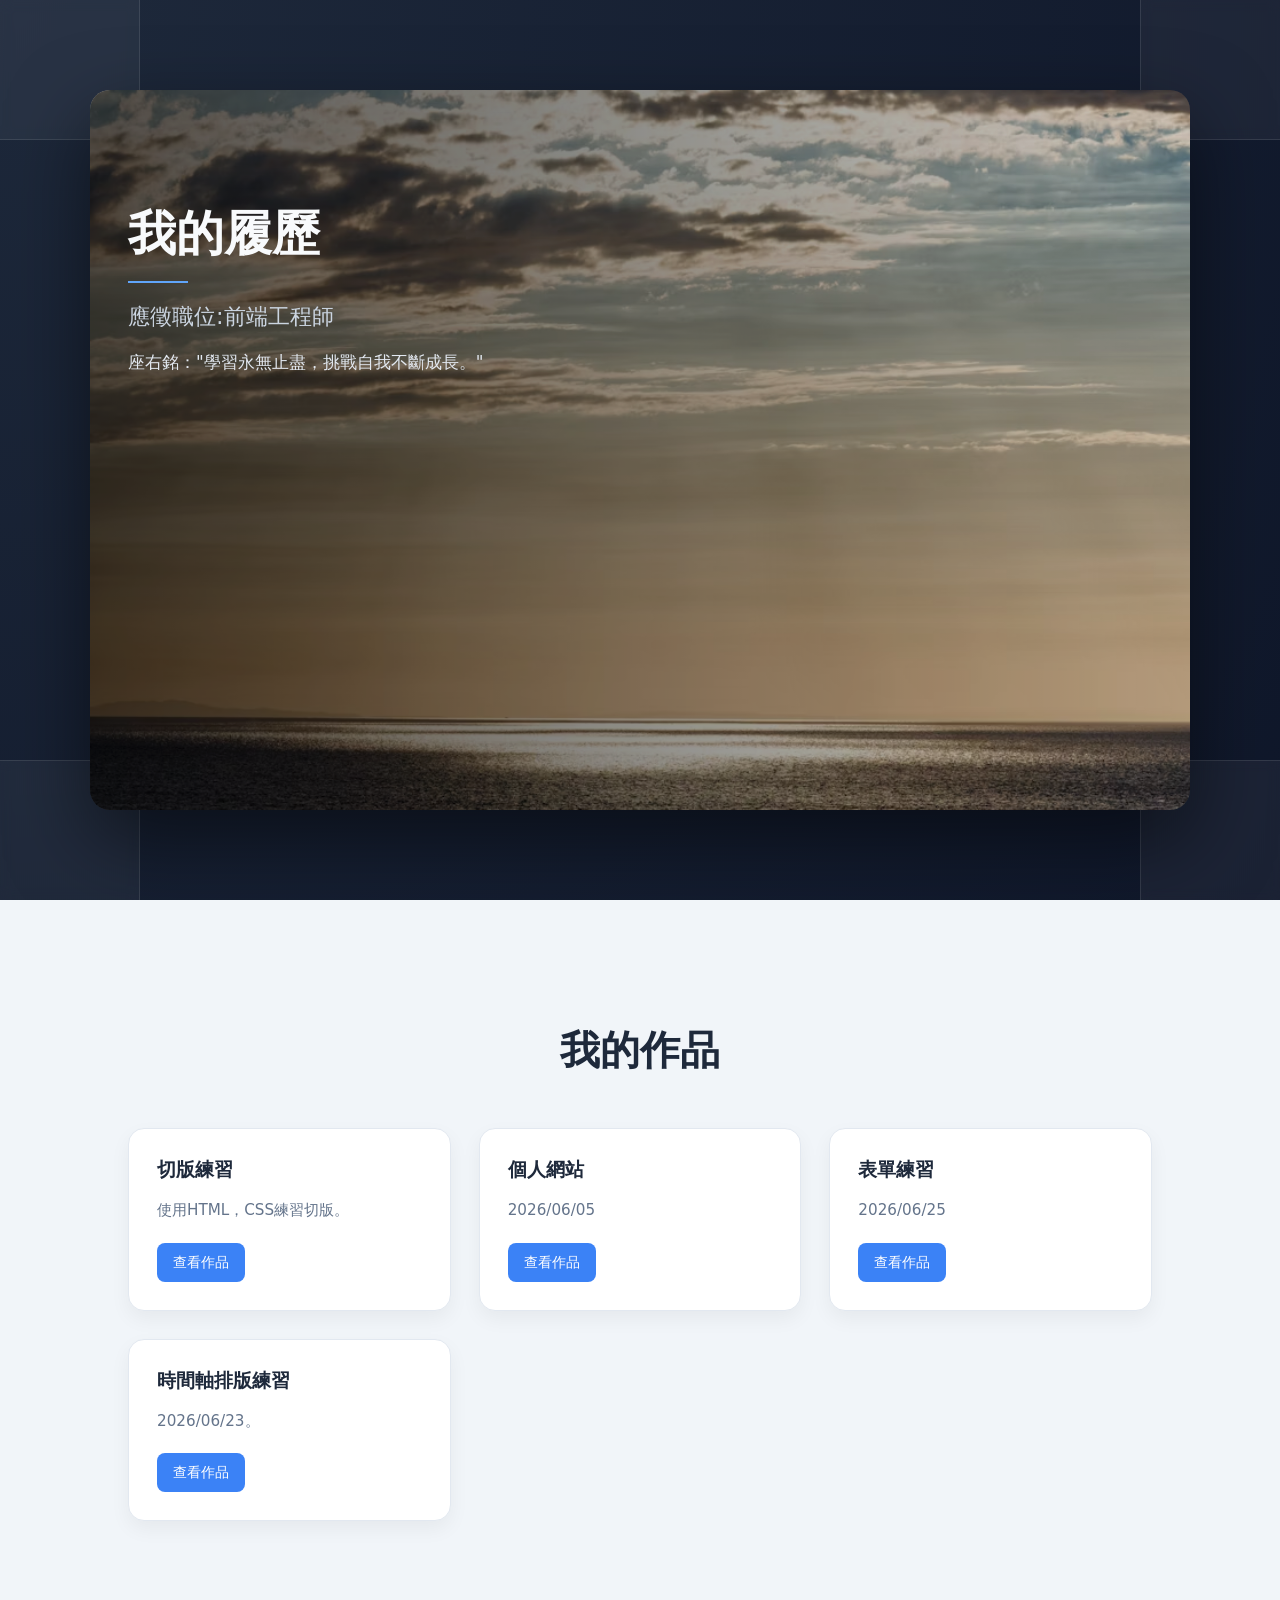
<file: index.html>
<!DOCTYPE html>
<html lang="ZH-TW">

<head>
    <meta charset="UTF-8">
    <meta name="viewport" content="width=device-width, initial-scale=1.0">
    <title>個人首頁</title>
    <link rel="stylesheet" href="css/all.min.css">

    <style>
        :root {
            --banner-bg: #0f172a;
            --banner-text: #f8fafc;

            --page-bg: #f1f5f9;
            --text-main: #1e293b;
            --text-muted: #64748b;

            --card-bg: #ffffff;
            --card-border: #e2e8f0;

            --cta-bg: #3b82f6;
            --cta-text: #ffffff;
            --cta-hover: #2563eb;

            --accent: #60a5fa;
        }

        * {
            box-sizing: border-box;
        }

        body {
            margin: 0;
            font-family: system-ui, -apple-system, "Noto Sans TC", sans-serif;
            background: var(--page-bg);
            color: var(--text-main);
        }

        /* ===== HERO ===== */
        .s01 {
            min-height: 100vh;
            display: flex;
            align-items: center;
            justify-content: center;
            position: relative;
            padding: 60px 20px;
            overflow: hidden;

            background: radial-gradient(circle at top left, #1e293b, #0f172a);
        }

        /* 柔化裝飾方塊 */
        .s01 .box01,
        .s01 .box02,
        .s01 .box03,
        .s01 .box04 {
            width: 180px;
            height: 180px;
            position: absolute;
            background: rgba(255, 255, 255, 0.05);
            backdrop-filter: blur(6px);
            border: 1px solid rgba(255, 255, 255, 0.1);
            border-radius: 24px;
        }

        .s01 .box01 {
            top: -40px;
            left: -40px;
        }

        .s01 .box02 {
            top: -40px;
            right: -40px;
        }

        .s01 .box03 {
            bottom: -40px;
            left: -40px;
        }

        .s01 .box04 {
            bottom: -40px;
            right: -40px;
        }

        /* 圖片主體 */
        .s01 .userImg {
            position: absolute;
            top: 90px;
            left: 90px;
            right: 90px;
            bottom: 90px;

            background-image: url(images/img02.avif);
            background-size: cover;
            background-position: center;

            border-radius: 20px;
            box-shadow: 0 30px 80px rgba(0, 0, 0, 0.5);
            filter: brightness(0.9);

            z-index: 2;
        }

        /* 遮罩讓文字更清楚 */
        .s01 .userImg::after {
            content: "";
            position: absolute;
            inset: 0;
            background: linear-gradient(90deg, rgba(0, 0, 0, 0.65), rgba(0, 0, 0, 0.1));
            border-radius: 20px;
        }

        /* 文字區 */
        .userText {
            position: absolute;
            top: 18%;
            left: 10%;
            max-width: 520px;
            z-index: 3;
            color: var(--banner-text);
        }

        .userText h1 {
            font-size: 3rem;
            margin-bottom: 10px;
        }

        .userText h2 {
            font-size: 1.4rem;
            font-weight: 500;
            margin-bottom: 10px;
            color: #cbd5e1;
        }

        .userText p {
            font-size: 1.05rem;
            color: #e2e8f0;
            line-height: 1.6;
        }

        hr {
            border: none;
            height: 2px;
            width: 60px;
            background: var(--accent);
            margin: 15px 0;
        }

        /* ===== WORKS ===== */
        .s02 {
            padding: 90px 10%;
            text-align: center;
        }

        .s02 h2 {
            font-size: 2.5rem;
            margin-bottom: 50px;
            color: var(--text-main);
        }

        .s02 .container {
            display: grid;
            grid-template-columns: repeat(auto-fit, minmax(240px, 1fr));
            gap: 28px;
            max-width: 1200px;
            margin: 0 auto;
        }

        .s02 .card {
            background: var(--card-bg);
            border: 1px solid var(--card-border);
            border-radius: 16px;
            padding: 28px;
            text-align: left;

            box-shadow: 0 8px 20px rgba(0, 0, 0, 0.05);
            transition: 0.3s ease;
        }

        .s02 .card:hover {
            transform: translateY(-8px);
            box-shadow: 0 18px 40px rgba(0, 0, 0, 0.12);
        }

        .s02 .card h3 {
            margin-top: 0;
            font-size: 1.2rem;
            margin-bottom: 10px;
        }

        .s02 .card p {
            color: var(--text-muted);
            font-size: 0.95rem;
            line-height: 1.6;
            margin-bottom: 20px;
        }

        .s02 .card a {
            display: inline-block;
            padding: 10px 16px;
            border-radius: 8px;
            background: var(--cta-bg);
            color: white;
            text-decoration: none;
            font-size: 0.9rem;
            transition: 0.2s;
        }

        .s02 .card a:hover {
            background: var(--cta-hover);
        }

        /* ===== RWD ===== */
        @media (max-width: 992px) {
            .s01 {
                flex-direction: column;
                text-align: center;
            }

            .s01 .userImg {
                position: relative;
                inset: auto;
                width: 100%;
                height: 320px;
                margin-bottom: 30px;
            }

            .userText {
                position: relative;
                left: auto;
                top: auto;
                text-align: center;
                color: white;
            }

            .s01 .box01,
            .s01 .box02,
            .s01 .box03,
            .s01 .box04 {
                display: none;
            }
        }

        @media (max-width: 480px) {
            .userText h1 {
                font-size: 2.2rem;
            }

            .s02 {
                padding: 60px 5%;
            }
        }

        /* ===== 滾動動畫（Fade In）===== */
        .reveal {
            opacity: 0;
            transform: translateY(40px);
            transition: all 0.8s ease;
        }

        .reveal.active {
            opacity: 1;
            transform: translateY(0);
        }

        /* 讓 hero 文字也有動畫 */
        .userText {
            animation: heroFade 1s ease forwards;
            opacity: 0;
        }

        @keyframes heroFade {
            from {
                opacity: 0;
                transform: translateY(30px);
            }

            to {
                opacity: 1;
                transform: translateY(0);
            }
        }

        /* 卡片延遲效果（更有層次） */
        .s02 .card:nth-child(1) {
            transition-delay: 0.1s;
        }

        .s02 .card:nth-child(2) {
            transition-delay: 0.2s;
        }

        .s02 .card:nth-child(3) {
            transition-delay: 0.3s;
        }

        .s02 .card:nth-child(4) {
            transition-delay: 0.4s;
        }
    </style>
</head>

<body>

    <section class="s01">
        <div class="box01"></div>
        <div class="box02"></div>
        <div class="box03"></div>
        <div class="box04"></div>

        <div class="userImg"></div>

        <div class="userText">
            <h1>我的履歷</h1>
            <hr>
            <h2>應徵職位:前端工程師</h2>
            <p>座右銘："學習永無止盡，挑戰自我不斷成長。"</p>
        </div>
    </section>

    <section class="s02">
        <h2>我的作品</h2>

        <div class="container">
            <div class="card">
                <h3>切版練習</h3>
                <p>使用HTML，CSS練習切版。</p>
                <a href="20260605-ch5ai.html">查看作品</a>
            </div>

            <div class="card">
                <h3>個人網站</h3>
                <p>2026/06/05</p>
                <a href="20260605ai.html">查看作品</a>
            </div>

            <div class="card">
                <h3>表單練習</h3>
                <p>2026/06/25</p>
                <a href="20260625-ch11-JS.ai.html">查看作品</a>
            </div>

            <div class="card">
                <h3>時間軸排版練習</h3>
                <p>2026/06/23。</p>
                <a href="20260623-ch7 timeline ai.html">查看作品</a>
            </div>
        </div>
    </section>
    <script>
        const items = document.querySelectorAll('.card');

        const observer = new IntersectionObserver((entries) => {
            entries.forEach(entry => {
                if (entry.isIntersecting) {
                    entry.target.classList.add('active');
                }
            });
        }, {
            threshold: 0.15
        });
        items.forEach(item => {
            item.classList.add('reveal');
            observer.observe(item);
        });
    </script>
</body>

</html>
</file>
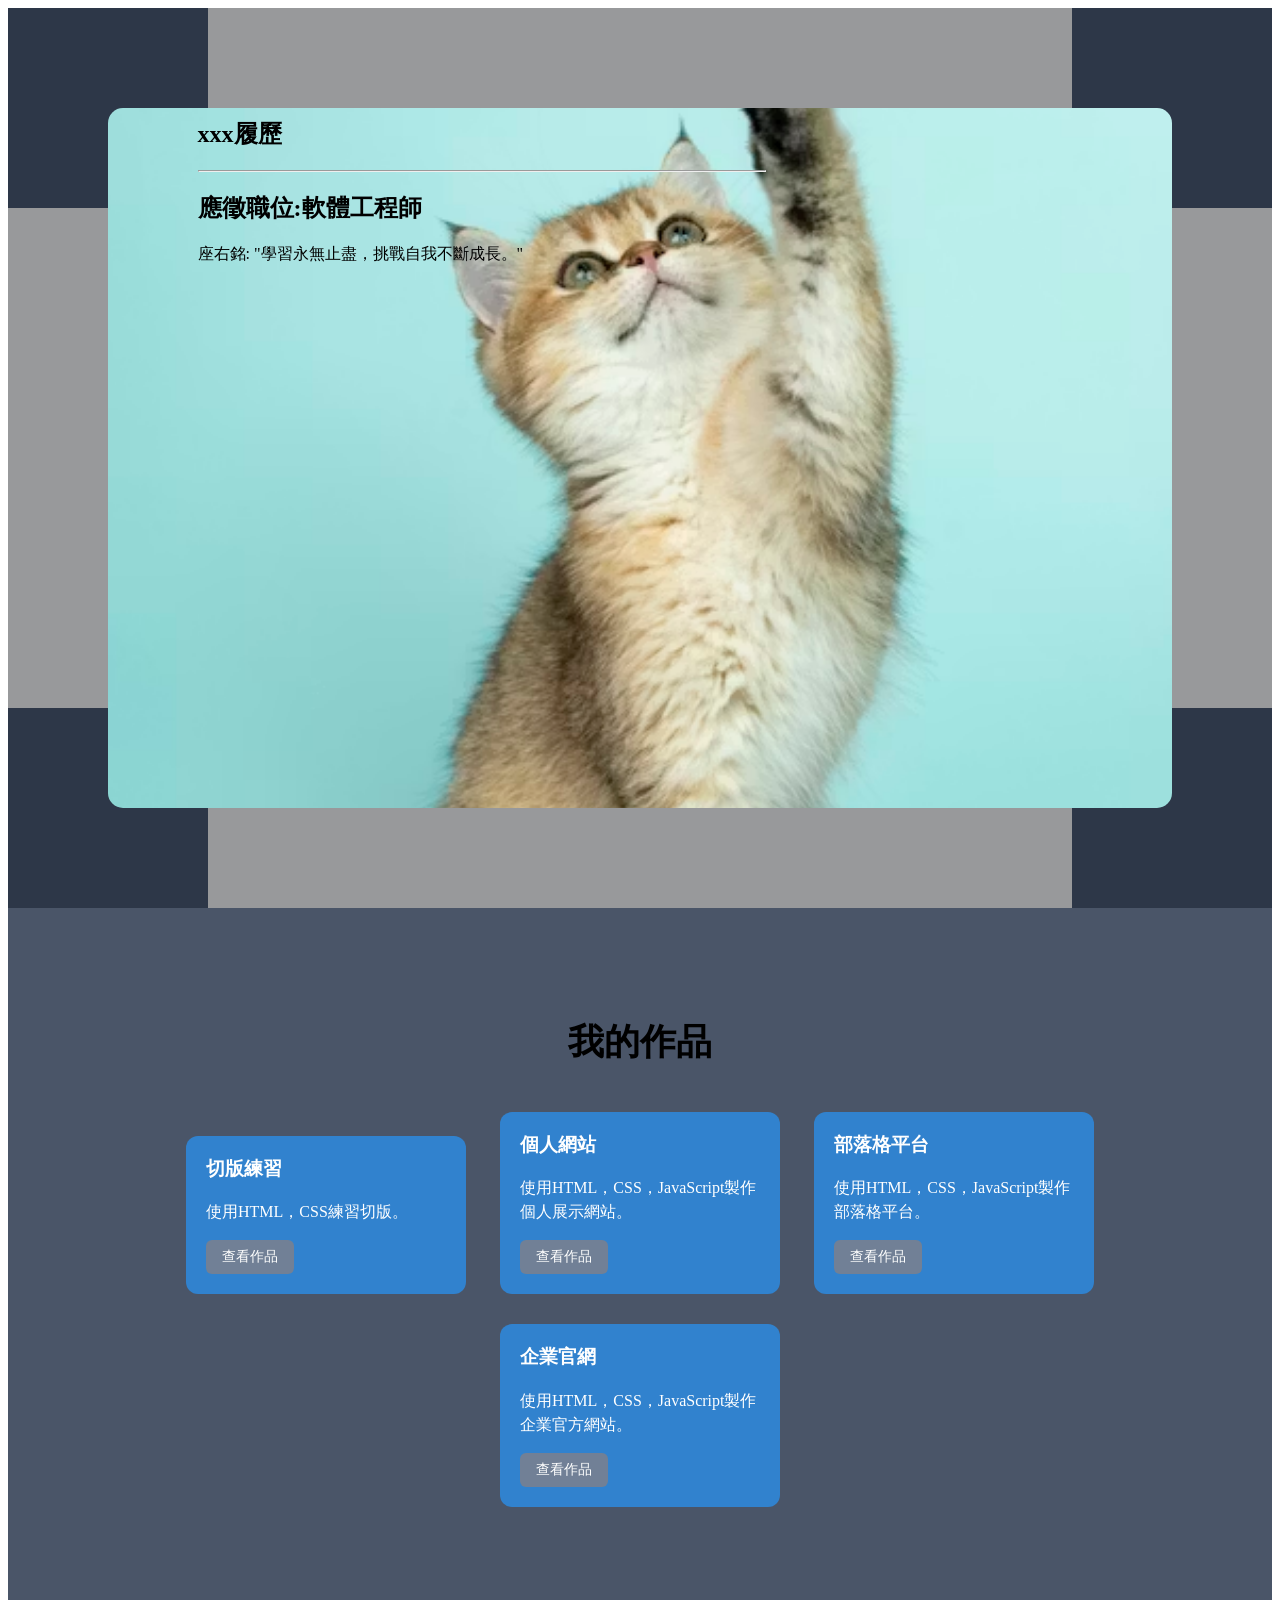
<file: 2026-UserPage.html>
<!DOCTYPE html>
<html lang="ZH-TW">

<head>
    <meta charset="UTF-8">
    <meta name="viewport" content="width=device-width, initial-scale=1.0">
    <title>個人首頁</title>
    <link rel="stylesheet" href="css/all.min.css">
    <style>
        :root {
            /* 首頁橫幅 (Hero Banner) */
            --banner-bg: #1a202c;
            --banner-text: #f7fafc;

            /* 個人簡介 & 學經歷 (About & Experience) */
            --page-bg: #98999b;
            --text-main: #2d3748;
            --text-muted: #718096;
            --timeline-line: #e2e8f0;

            /* 技能 (Skills) */
            --skill-tag-bg: #edf2f7;
            --skill-tag-text: #2d3748;

            /* 作品集 (Portfolio) */
            --card-bg: #ffffff;
            --card-border: #e2e8f0;
            --project-status-online: #48bb78;
            --project-status-dev: #ecc94b;

            /* 聯絡我 & CTA 按鈕 (Contact & Buttons) */
            --cta-bg: #3182ce;
            --cta-text: #ffffff;
            --cta-hover: #2b6cb0;

            /* 裝飾與次要標題 (Accents) */
            --section-title: #4a5568;
            --link-color: #3182ce;
            --link-hover: #2b6cb0;
        }

        body {
            background-color: var(--cta-text);
        }

        .s01 {
            background-color: var(--page-bg);
            height: 100vh;
            position: relative;
        }

        .s01 .box01 {
            width: 200px;
            height: 200px;
            background-color: var(--skill-tag-text);
            position: absolute;
            top: 0;
            left: 0;
        }

        .s01 .box02 {
            width: 200px;
            height: 200px;
            background-color: var(--skill-tag-text);
            position: absolute;
            top: 0;
            right: 0;
        }

        .s01 .box03 {
            width: 200px;
            height: 200px;
            background-color: var(--skill-tag-text);
            position: absolute;
            left: 0;
            bottom: 0;
        }

        .s01 .box04 {
            width: 200px;
            height: 200px;
            background-color: var(--skill-tag-text);
            position: absolute;
            right: 0;
            bottom: 0;
        }

        .s01 .userImg {
            position: absolute;
            top: 100px;
            left: 100px;
            bottom: 100px;
            right: 100px;
            background-color: var(--section-title);
            background-image: url(images/cat01.avif);
            background-position: center center;
            background-size: cover;
            border-radius: 15px;
            box-shadow: var(--cta-text);
        }

        .userText {
            position: absolute;
            top: 10%;
            left: 15%;
            right: 40%;
        }

        /* s02作品區 */
        .s02 {
            padding: 80px 10%;
            background-color: var(--section-title);
            text-align: center;
        }

        .s02 h2 {
            font-size: 36px;
        }

        .s02 .card {
            display: inline-block;
            margin: 15px;
            width: 240px;
            background-color: var(--cta-bg);
            padding: 20px;
            text-align: left;
            border-radius: 12px;
        }

        .s02 .card h3 {
            color: var(--cta-text);
            margin-top: 0;
        }

        .s02 .card p {
            line-height: 1.5;
            color: var(--card-bg);
        }

        .s02 .card a {
            display: inline-block;
            padding: 8px 16px;
            background-color: var(--text-muted); 
            color: var(--cta-text); 
            text-decoration: none; 
            font-size: 14px;
            font-weight: 500;
            border-radius: 6px;
            transition: background-color 0.2s ease;
        }
        .s02 .card a:hover {
            background-color: var(--project-status-dev);
        }
    </style>

</head>

<body>
    <section class="s01">
        <div class="box01"> </div>
        <div class="box02"> </div>
        <div class="box03"> </div>
        <div class="box04"> </div>
        <div class="userImg"> </div>
        <div class="userText">
            <h1>xxx履歷</h1>
            <hr>
            <h2>應徵職位:軟體工程師</h2>
            <p>座右銘:
                "學習永無止盡，挑戰自我不斷成長。"</p>
        </div>

        </div>
    </section>
    <section class="s02">
        <h2>我的作品</h2>



        <!-- 作品01 -->
        <div class="card">
            <h3>切版練習</h3>
            <p>使用HTML，CSS練習切版。 </p>
            <a href="20260527-1.html" target="_blank">查看作品</a>
        </div>
        <!-- 作品02 -->
        <div class="card">
            <h3>個人網站</h3>
            <p>使用HTML，CSS，JavaScript製作個人展示網站。 </p>
            <a href="#">查看作品</a>
        </div>



        <!-- 作品03 -->
        <div class="card">
            <h3>部落格平台</h3>
            <p>使用HTML，CSS，JavaScript製作部落格平台。 </p>
            <a href="#">查看作品</a>
        </div>
        <!-- 作品04 -->
        <div class="card">
            <h3>企業官網</h3>
            <p>使用HTML，CSS，JavaScript製作企業官方網站。 </p>
            <a href="#">查看作品</a>
        </div>

    </section>
</body>

</html>
</file>
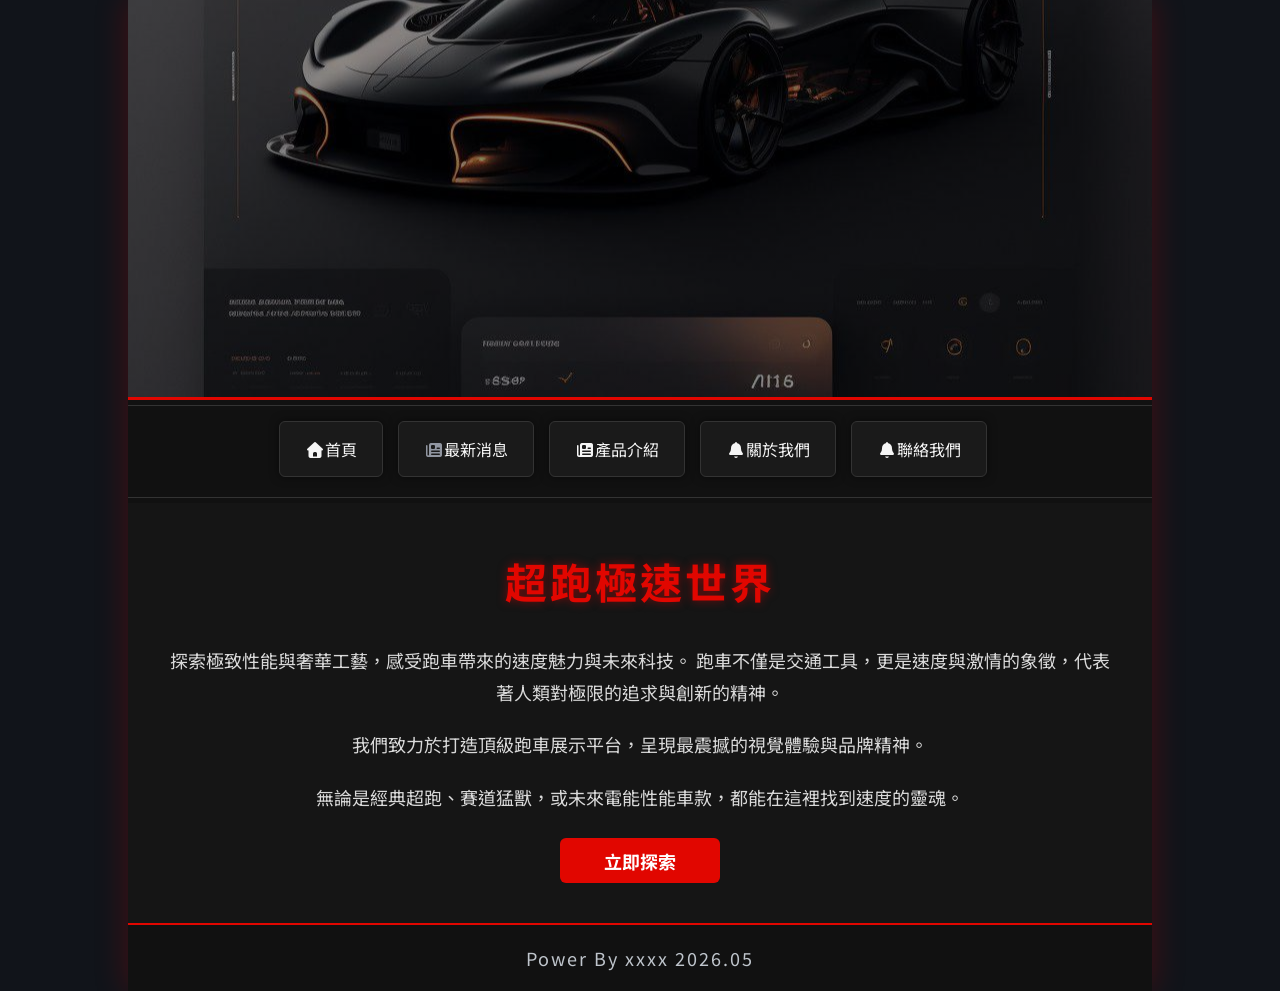
<file: 20260527ai.html>
<!DOCTYPE html>
<html lang="zh-TW">

<head>
    <meta charset="UTF-8">
    <meta name="viewport" content="width=device-width, initial-scale=1.0">
    <title>跑車展示網站</title>
    <link rel="stylesheet" href="css/my.css">
    <link rel="stylesheet" href="css/all.min.css">
    <style>
        * {
            margin: 0;
            padding: 0;
            box-sizing: border-box;
        }

        body {
            background-color: #11141a;
            font-family: "Noto Sans HK", sans-serif;
            color: #1E222B;
            background-image: linear-gradient(to bottom, #525866);
        }

        .wrapper {
            width: 1024px;
            margin: 0 auto;
            background-color: #111111;
            box-shadow: 0 0 30px rgba(225, 6, 0, 0.25);
        }

        /* 主視覺 */
        .imbox {
            width: 1024px;
            height: 400px;
            background-image:
                linear-gradient(rgba(0, 0, 0, 0.45), rgba(0, 0, 0, 0.45)),
                url(images/car01.avif);
            /* 建議去掉開頭的斜線，改用相對路徑 */
            background-position: center;
            background-size: cover;
            border-bottom: 3px solid #E10600;
        }

        /* 導覽列 */
        nav {
            background-color: #111111;
            text-align: center;
            padding-top: 15px;
            padding-bottom: 15px;
            margin-top: 5px;
            margin-bottom: 5px;
            border-top: 1px solid #333;
            border-bottom: 1px solid #333;
        }

        nav ul {
            display: inline-block;
        }

        nav ul li {
            float: left;
            list-style-type: none;
        }

        nav ul::after {
            content: "";
            display: block;
            clear: both;
        }

        /* 導覽按鈕 */
        nav ul li a {
            text-decoration: none;
            display: block;
            background-color: #1A1A1A;
            color: #F5F5F5;
            margin-right: 15px;
            padding-top: 15px;
            padding-bottom: 15px;
            padding-left: 25px;
            padding-right: 25px;
            border-radius: 6px;
            border: 1px solid #333;
            box-shadow: 0 0 10px rgba(0, 0, 0, 0.5);
            transition: all 0.4s;
        }

        nav ul li a:hover {
            background-color: #E10600;
            color: #ffffff;
            border-color: #E10600;
            transform: translateY(-3px);
            box-shadow: 0 0 15px rgba(225, 6, 0, 0.6);
        }

        /* 內容區 */
        .content {
            background-color: #151515;
            text-align: center;
            padding-top: 40px;
            padding-bottom: 40px;
            padding-left: 40px;
            padding-right: 40px;
            line-height: 1.8;
        }

        .content h1 {
            font-size: 42px;
            color: #E10600;
            margin-bottom: 25px;
            letter-spacing: 3px;
            text-shadow: 0 0 10px rgba(225, 6, 0, 0.5);
        }

        .content p {
            font-size: 18px;
            color: #D9D9D9;
            margin-bottom: 20px;
            font-weight: inherit;
        }

        /* 按鈕 */
        .content a {
            display: block;
            background-color: #E10600;
            width: 160px;
            height: 45px;
            margin: 25px auto 0 auto;
            text-decoration: none;
            color: #ffffff;
            font-size: 18px;
            font-weight: bold;
            line-height: 45px;
            border-radius: 6px;
            transition: all 0.4s;
            border: 1px solid transparent;
        }

        .content a:hover {
            background-color: #111111;
            border: 1px solid #E10600;
            color: #E10600;
            box-shadow: 0 0 15px rgba(225, 6, 0, 0.5);
        }

        /* Footer */
        .footer {
            background-color: #111111;
            text-align: center;
            padding-top: 20px;
            padding-bottom: 20px;
            color: #BFC5CC;
            font-size: 18px;
            border-top: 2px solid #E10600;
            letter-spacing: 2px;
        }

        /* 媒體查詢修正 1：補上空格，將 .imgbox 改為 .imbox */
        @media screen and (max-width: 1200px) and (min-width: 1025px) {
            .imbox {
                background-image: url(images/car03.avif);
            }
        }

        /* 媒體查詢修正 2：將 .imgbox 改為 .imbox，修正冒號與未定義變數 */
        @media screen and (max-width: 1024px) {
            .wrapper {
                width: 100%;
            }

            .imbox {
                width: 100%;
                background-image: url(images/car02.avif);
                height: 140px;
            }

            nav ul {
                display: block;
                padding-left: 10px;
                margin: 0;
            }

            nav ul li {
                float: none;
                margin-bottom: 10px;
            }

            nav ul li a {
                padding-top: 10px;
                padding-bottom: 10px;
                padding-left: 15px;
                padding-right: 15px;
                font-size: 14px;
                background-color: #1A1A1A;
                /* 移除未定義變數，改回原本顏色 */
            }

            .content {
                padding-left: 10px;
                /* 修正多打的冒號 */
                padding-right: 10px;
            }

            .content p {
                font-size: 16px;
                line-height: 1.4;
                text-align: left;
            }
        }
    </style>
</head>

<body>

    <div class="wrapper">

        <div class="banner">
            <div class="imbox"></div>

            <nav>
                <ul>
                    <li><a href="#"><i class="fa-solid fa-house"></i>首頁</a></li>
                    <li><a href="#"><i class="fa-solid fa-newspaper btn-text-secondary"></i>最新消息</a></li>
                    <li><a href="#"><i class="fa-solid fa-newspaper"></i>產品介紹</a></li>
                    <li><a href="#"><i class="fa-solid fa-bell"></i>關於我們</a></li>
                    <li><a href="#"><i class="fa-solid fa-bell"></i>聯絡我們</a></li>
                </ul>
            </nav>
        </div>

        <div class="content">
            <h1>超跑極速世界</h1>
            <p class="fw-100">
                探索極致性能與奢華工藝，感受跑車帶來的速度魅力與未來科技。
                跑車不僅是交通工具，更是速度與激情的象徵，代表著人類對極限的追求與創新的精神。
            </p>
            <p class="fw-200">
                我們致力於打造頂級跑車展示平台，呈現最震撼的視覺體驗與品牌精神。
            </p>
            <p class="fw-900">
                無論是經典超跑、賽道猛獸，或未來電能性能車款，都能在這裡找到速度的靈魂。
            </p>
            <a href="#">立即探索</a>
        </div>

        <div class="footer">
            Power By xxxx 2026.05
        </div>

    </div>

</body>

</html>
</file>
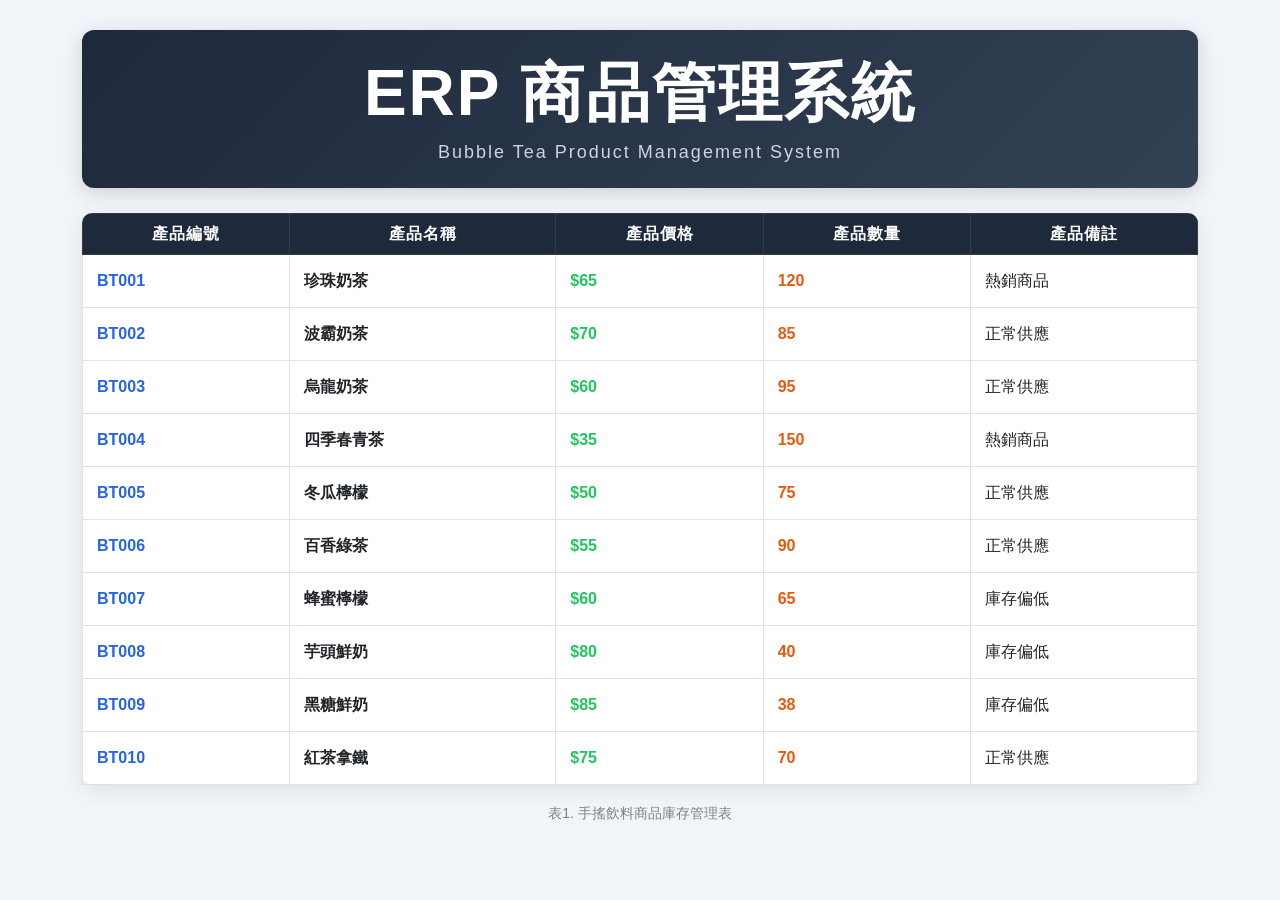
<file: 20260605-ch5ai.html>
<!DOCTYPE html>
<html lang="zh-TW">

<head>
    <meta charset="UTF-8">
    <meta name="viewport" content="width=device-width, initial-scale=1.0">
    <title>ERP商品管理系統</title>

    <link rel="stylesheet" href="css/bootstrap.min.css">
    <link rel="stylesheet" href="css/all.min.css">
    <link rel="stylesheet" href="css/my.css">

    <style>
        :root {
            --erp-primary: #1e293b;
            --erp-secondary: #334155;
            --erp-accent: #0ea5e9;
            --erp-success: #22c55e;
            --erp-warning: #f59e0b;
            --erp-danger: #ef4444;
            --erp-bg: #f1f5f9;
        }

        body {
            background-color: var(--erp-bg);
            font-family: "Microsoft JhengHei", sans-serif;
        }

        .container {
            margin-top: 30px;
            margin-bottom: 50px;
        }

        .display-3 {
            background: linear-gradient(135deg, var(--erp-primary), var(--erp-secondary));
            color: white;
            padding: 25px;
            border-radius: 12px;
            font-weight: 900;
            box-shadow: 0 5px 20px rgba(0, 0, 0, .15);
            margin-bottom: 25px;
            letter-spacing: 2px;
        }

        .display-3::after {
            content: "Bubble Tea Product Management System";
            display: block;
            font-size: 18px;
            font-weight: 400;
            margin-top: 10px;
            color: #cbd5e1;
        }

        .table {
            background-color: white;
            box-shadow: 0 5px 20px rgba(0, 0, 0, .08);
            border-radius: 10px;
            overflow: hidden;
        }

        .table-dark th {
            background-color: var(--erp-primary) !important;
            color: white;
            text-align: center;
            vertical-align: middle;
            font-size: 16px;
            letter-spacing: 1px;
        }

        .table td {
            vertical-align: middle;
            padding: 14px;
        }

        .table tbody tr {
            transition: all .3s ease;
        }

        .table tbody tr:hover {
            background-color: #e0f2fe !important;
            transform: scale(1.01);
        }

        .table td:nth-child(1) {
            color: #2563eb;
            font-weight: bold;
        }

        .table td:nth-child(2) {
            font-weight: bold;
        }

        .table td:nth-child(3) {
            color: var(--erp-success);
            font-weight: bold;
        }

        .table td:nth-child(4) {
            color: #ea580c;
            font-weight: bold;
        }

        caption {
            caption-side: bottom;
            text-align: center;
            color: gray;
            margin-top: 10px;
            font-size: 14px;
        }

        @media screen and (max-width:768px) {

            .table-rwd thead,
            caption {
                display: none;
            }

            .table-rwd tbody tr {
                display: block;
                margin-bottom: 20px;
                background-color: white;
                border-radius: 12px;
                border: none;
                box-shadow: 0 3px 15px rgba(0, 0, 0, .12);
                overflow: hidden;
            }

            .table-rwd tbody tr td {
                display: block;
                padding: 12px;
                border-bottom: 1px solid #e5e7eb;
            }

            .table-rwd tbody tr td:last-child {
                border-bottom: none;
            }

            .table-rwd tbody tr td::before {
                content: attr(data-th) " : ";
                font-size: 16px;
                font-weight: bold;
                color: var(--erp-accent);
                display: block;
                float: left;
                width: 35%;
                text-align: right;
                padding-right: 15px;
            }

            .table-rwd tbody tr td span {
                display: block;
                float: left;
                width: 65%;
            }

            .table-rwd tbody tr::after {
                content: "";
                display: block;
                clear: both;
            }
        }
    </style>
</head>

<body>

    <div class="container">

        <div class="display-3 text-center">
            ERP 商品管理系統
        </div>

        <table class="table mt-3 table-bordered table-hover table-rwd">

            <caption>
                表1. 手搖飲料商品庫存管理表
            </caption>

            <thead class="table-dark">
                <tr>
                    <th>產品編號</th>
                    <th>產品名稱</th>
                    <th>產品價格</th>
                    <th>產品數量</th>
                    <th>產品備註</th>
                </tr>
            </thead>

            <tbody>

                <tr>
                    <td data-th="產品編號"><span>BT001</span></td>
                    <td data-th="產品名稱"><span>珍珠奶茶</span></td>
                    <td data-th="產品價格"><span>$65</span></td>
                    <td data-th="產品數量"><span>120</span></td>
                    <td data-th="產品備註"><span>熱銷商品</span></td>
                </tr>

                <tr>
                    <td data-th="產品編號"><span>BT002</span></td>
                    <td data-th="產品名稱"><span>波霸奶茶</span></td>
                    <td data-th="產品價格"><span>$70</span></td>
                    <td data-th="產品數量"><span>85</span></td>
                    <td data-th="產品備註"><span>正常供應</span></td>
                </tr>

                <tr>
                    <td data-th="產品編號"><span>BT003</span></td>
                    <td data-th="產品名稱"><span>烏龍奶茶</span></td>
                    <td data-th="產品價格"><span>$60</span></td>
                    <td data-th="產品數量"><span>95</span></td>
                    <td data-th="產品備註"><span>正常供應</span></td>
                </tr>

                <tr>
                    <td data-th="產品編號"><span>BT004</span></td>
                    <td data-th="產品名稱"><span>四季春青茶</span></td>
                    <td data-th="產品價格"><span>$35</span></td>
                    <td data-th="產品數量"><span>150</span></td>
                    <td data-th="產品備註"><span>熱銷商品</span></td>
                </tr>

                <tr>
                    <td data-th="產品編號"><span>BT005</span></td>
                    <td data-th="產品名稱"><span>冬瓜檸檬</span></td>
                    <td data-th="產品價格"><span>$50</span></td>
                    <td data-th="產品數量"><span>75</span></td>
                    <td data-th="產品備註"><span>正常供應</span></td>
                </tr>

                <tr>
                    <td data-th="產品編號"><span>BT006</span></td>
                    <td data-th="產品名稱"><span>百香綠茶</span></td>
                    <td data-th="產品價格"><span>$55</span></td>
                    <td data-th="產品數量"><span>90</span></td>
                    <td data-th="產品備註"><span>正常供應</span></td>
                </tr>

                <tr>
                    <td data-th="產品編號"><span>BT007</span></td>
                    <td data-th="產品名稱"><span>蜂蜜檸檬</span></td>
                    <td data-th="產品價格"><span>$60</span></td>
                    <td data-th="產品數量"><span>65</span></td>
                    <td data-th="產品備註"><span>庫存偏低</span></td>
                </tr>

                <tr>
                    <td data-th="產品編號"><span>BT008</span></td>
                    <td data-th="產品名稱"><span>芋頭鮮奶</span></td>
                    <td data-th="產品價格"><span>$80</span></td>
                    <td data-th="產品數量"><span>40</span></td>
                    <td data-th="產品備註"><span>庫存偏低</span></td>
                </tr>

                <tr>
                    <td data-th="產品編號"><span>BT009</span></td>
                    <td data-th="產品名稱"><span>黑糖鮮奶</span></td>
                    <td data-th="產品價格"><span>$85</span></td>
                    <td data-th="產品數量"><span>38</span></td>
                    <td data-th="產品備註"><span>庫存偏低</span></td>
                </tr>

                <tr>
                    <td data-th="產品編號"><span>BT010</span></td>
                    <td data-th="產品名稱"><span>紅茶拿鐵</span></td>
                    <td data-th="產品價格"><span>$75</span></td>
                    <td data-th="產品數量"><span>70</span></td>
                    <td data-th="產品備註"><span>正常供應</span></td>
                </tr>

            </tbody>

        </table>

    </div>

    <script src="js/bootstrap.bundle.min.js"></script>

</body>

</html>
</file>
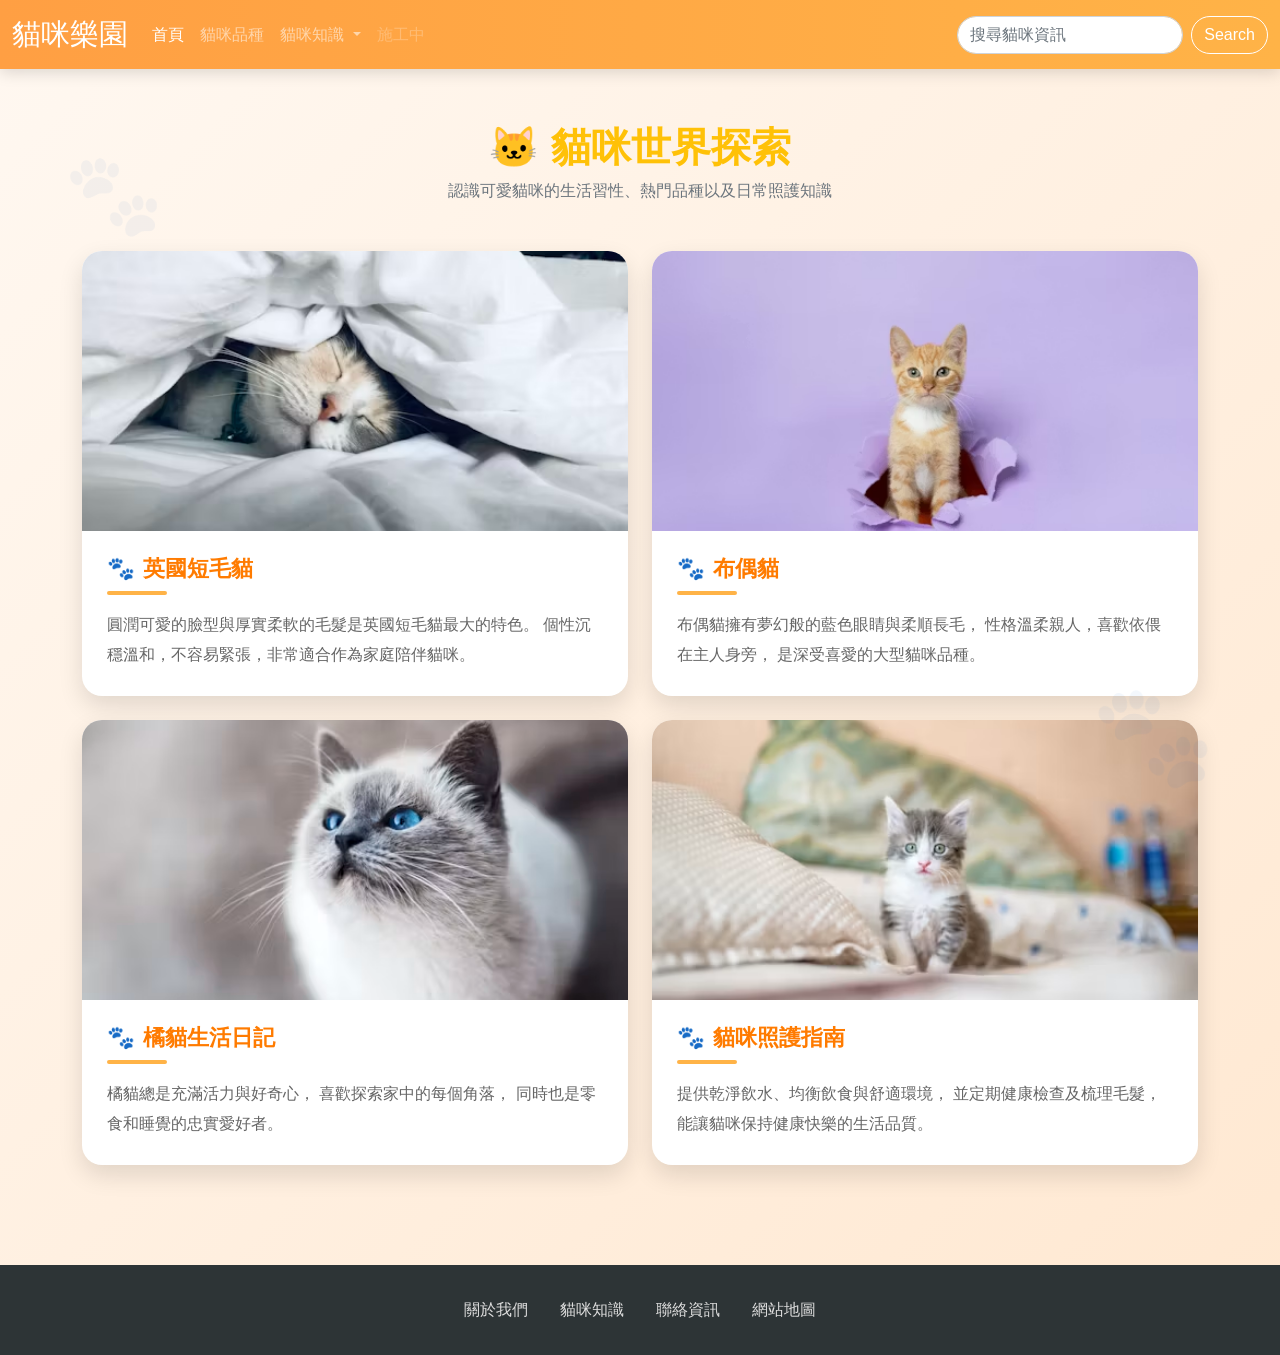
<file: 20260605ai.html>
<!DOCTYPE html>
<html lang="zh-TW">

<head>
    <meta charset="UTF-8">
    <meta name="viewport" content="width=device-width, initial-scale=1.0">
    <title>貓咪樂園</title>
    <link rel="stylesheet" href="css/bootstrap.min.css">
    <link rel="stylesheet" href="css/my.css">
    <style>
        body {
            background: linear-gradient(135deg, #fff8f1, #ffe8d1);
            font-family: "Microsoft JhengHei", sans-serif;
        }

        .navbar {
            background: linear-gradient(90deg, #ff9f43, #ffb347) !important;
            box-shadow: 0 3px 15px rgba(0, 0, 0, .15);
        }

        .navbar-brand {
            font-size: 1.8rem;
        }

        .nav-link {
            transition: all .3s ease;
        }

        .nav-link:hover {
            transform: translateY(-2px);
            color: #fff !important;
        }

        .form-control {
            border-radius: 50px;
        }

        .btn-outline-success {
            border-radius: 50px;
            color: #fff;
            border-color: #fff;
        }

        .btn-outline-success:hover {
            background: #fff;
            color: #ff9f43;
        }

        .container {
            padding-top: 30px;
            padding-bottom: 50px;
        }

        .card {
            border: none;
            border-radius: 20px;
            overflow: hidden;
            background: #fff;
            transition: .4s;
            box-shadow: 0 10px 25px rgba(0, 0, 0, .12);
        }

        .card:hover {
            transform: translateY(-10px);
            box-shadow: 0 18px 35px rgba(0, 0, 0, .18);
        }

        .card-img-top {
            height: 280px;
            object-fit: cover;
            transition: .6s;
        }

        .card:hover .card-img-top {
            transform: scale(1.08);
        }

        .card-body {
            padding: 25px;
        }

        .card-title {
            font-size: 1.4rem;
            font-weight: bold;
            color: #ff7b00;
            margin-bottom: 15px;
            position: relative;
            padding-bottom: 12px;
        }

        .card-title::before {
            content: "🐾";
            margin-right: 8px;
        }

        .card-title::after {
            content: "";
            position: absolute;
            left: 0;
            bottom: 0;
            width: 60px;
            height: 4px;
            background: #ffb347;
            border-radius: 50px;
        }

        .card-text {
            color: #666;
            line-height: 1.9;
        }

        footer {
            margin-top: 50px;
            background: #2d3436;
            padding: 25px 0;
        }

        footer .nav-link {
            color: #ddd;
        }

        footer .nav-link:hover {
            color: #ffb347;
        }

        body::before {
            content: "🐾";
            position: fixed;
            top: 15%;
            left: 5%;
            font-size: 80px;
            opacity: .05;
            pointer-events: none;
        }

        body::after {
            content: "🐾";
            position: fixed;
            right: 5%;
            bottom: 10%;
            font-size: 100px;
            opacity: .05;
            pointer-events: none;
        }

        @media (max-width:768px) {
            .card-img-top {
                height: 220px;
            }

            .card-title {
                font-size: 1.2rem;
            }
        }
    </style>
</head>

<body>
    <nav class="navbar navbar-expand-lg navbar-dark">
        <div class="container-fluid"> <a class="navbar-brand" href="#"> <i class="fa-solid fa-cat"></i> 貓咪樂園 </a>
            <button class="navbar-toggler" type="button" data-bs-toggle="collapse"
                data-bs-target="#navbarSupportedContent"> <span class="navbar-toggler-icon"></span> </button>
            <div class="collapse navbar-collapse" id="navbarSupportedContent">
                <ul class="navbar-nav me-auto mb-2 mb-lg-0">
                    <li class="nav-item"> <a class="nav-link active" href="#"> <i class="fa-solid fa-house"></i> 首頁 </a>
                    </li>
                    <li class="nav-item"> <a class="nav-link" href="#"> <i class="fa-solid fa-paw"></i> 貓咪品種 </a> </li>
                    <li class="nav-item dropdown"> <a class="nav-link dropdown-toggle" href="#" role="button"
                            data-bs-toggle="dropdown"> <i class="fa-solid fa-book-open"></i> 貓咪知識 </a>
                        <ul class="dropdown-menu">
                            <li><a class="dropdown-item" href="#">飼養指南</a></li>
                            <li><a class="dropdown-item" href="#">健康照護</a></li>
                            <li>
                                <hr class="dropdown-divider">
                            </li>
                            <li><a class="dropdown-item" href="#">更多內容</a></li>
                        </ul>
                    </li>
                    <li class="nav-item"> <a class="nav-link disabled">施工中</a> </li>
                </ul>
                <form class="d-flex"> <input class="form-control me-2" type="search" placeholder="搜尋貓咪資訊"> <button
                        class="btn btn-outline-success">Search</button> </form>
            </div>
        </div>
    </nav>
    <div class="container mt-4">
        <div class="text-center mb-5">
            <h1 class="fw-bold text-warning">🐱 貓咪世界探索</h1>
            <p class="text-muted"> 認識可愛貓咪的生活習性、熱門品種以及日常照護知識 </p>
        </div>
        <div class="row row-cols-1 row-cols-md-2 g-4">
            <div class="col">
                <div class="card"> <img src="images/cat02.avif" class="card-img-top" alt="">
                    <div class="card-body">
                        <h5 class="card-title">英國短毛貓</h5>
                        <p class="card-text"> 圓潤可愛的臉型與厚實柔軟的毛髮是英國短毛貓最大的特色。 個性沉穩溫和，不容易緊張，非常適合作為家庭陪伴貓咪。 </p>
                    </div>
                </div>
            </div>
            <div class="col">
                <div class="card"> <img src="images/cat04.avif" class="card-img-top" alt="">
                    <div class="card-body">
                        <h5 class="card-title">布偶貓</h5>
                        <p class="card-text"> 布偶貓擁有夢幻般的藍色眼睛與柔順長毛， 性格溫柔親人，喜歡依偎在主人身旁， 是深受喜愛的大型貓咪品種。 </p>
                    </div>
                </div>
            </div>
            <div class="col">
                <div class="card"> <img src="images/cat03.avif" class="card-img-top" alt="">
                    <div class="card-body">
                        <h5 class="card-title">橘貓生活日記</h5>
                        <p class="card-text"> 橘貓總是充滿活力與好奇心， 喜歡探索家中的每個角落， 同時也是零食和睡覺的忠實愛好者。 </p>
                    </div>
                </div>
            </div>
            <div class="col">
                <div class="card"> <img src="images/cat05.avif" class="card-img-top" alt="">
                    <div class="card-body">
                        <h5 class="card-title">貓咪照護指南</h5>
                        <p class="card-text"> 提供乾淨飲水、均衡飲食與舒適環境， 並定期健康檢查及梳理毛髮， 能讓貓咪保持健康快樂的生活品質。 </p>
                    </div>
                </div>
            </div>
        </div>
    </div>
    <footer>
        <ul class="nav justify-content-center">
            <li class="nav-item"> <a class="nav-link" href="#">關於我們</a> </li>
            <li class="nav-item"> <a class="nav-link" href="#">貓咪知識</a> </li>
            <li class="nav-item"> <a class="nav-link" href="#">聯絡資訊</a> </li>
            <li class="nav-item"> <a class="nav-link" href="#">網站地圖</a> </li>
        </ul>
    </footer>
    <script src="js/bootstrap.bundle.min.js"></script>
</body>

</html>
</file>
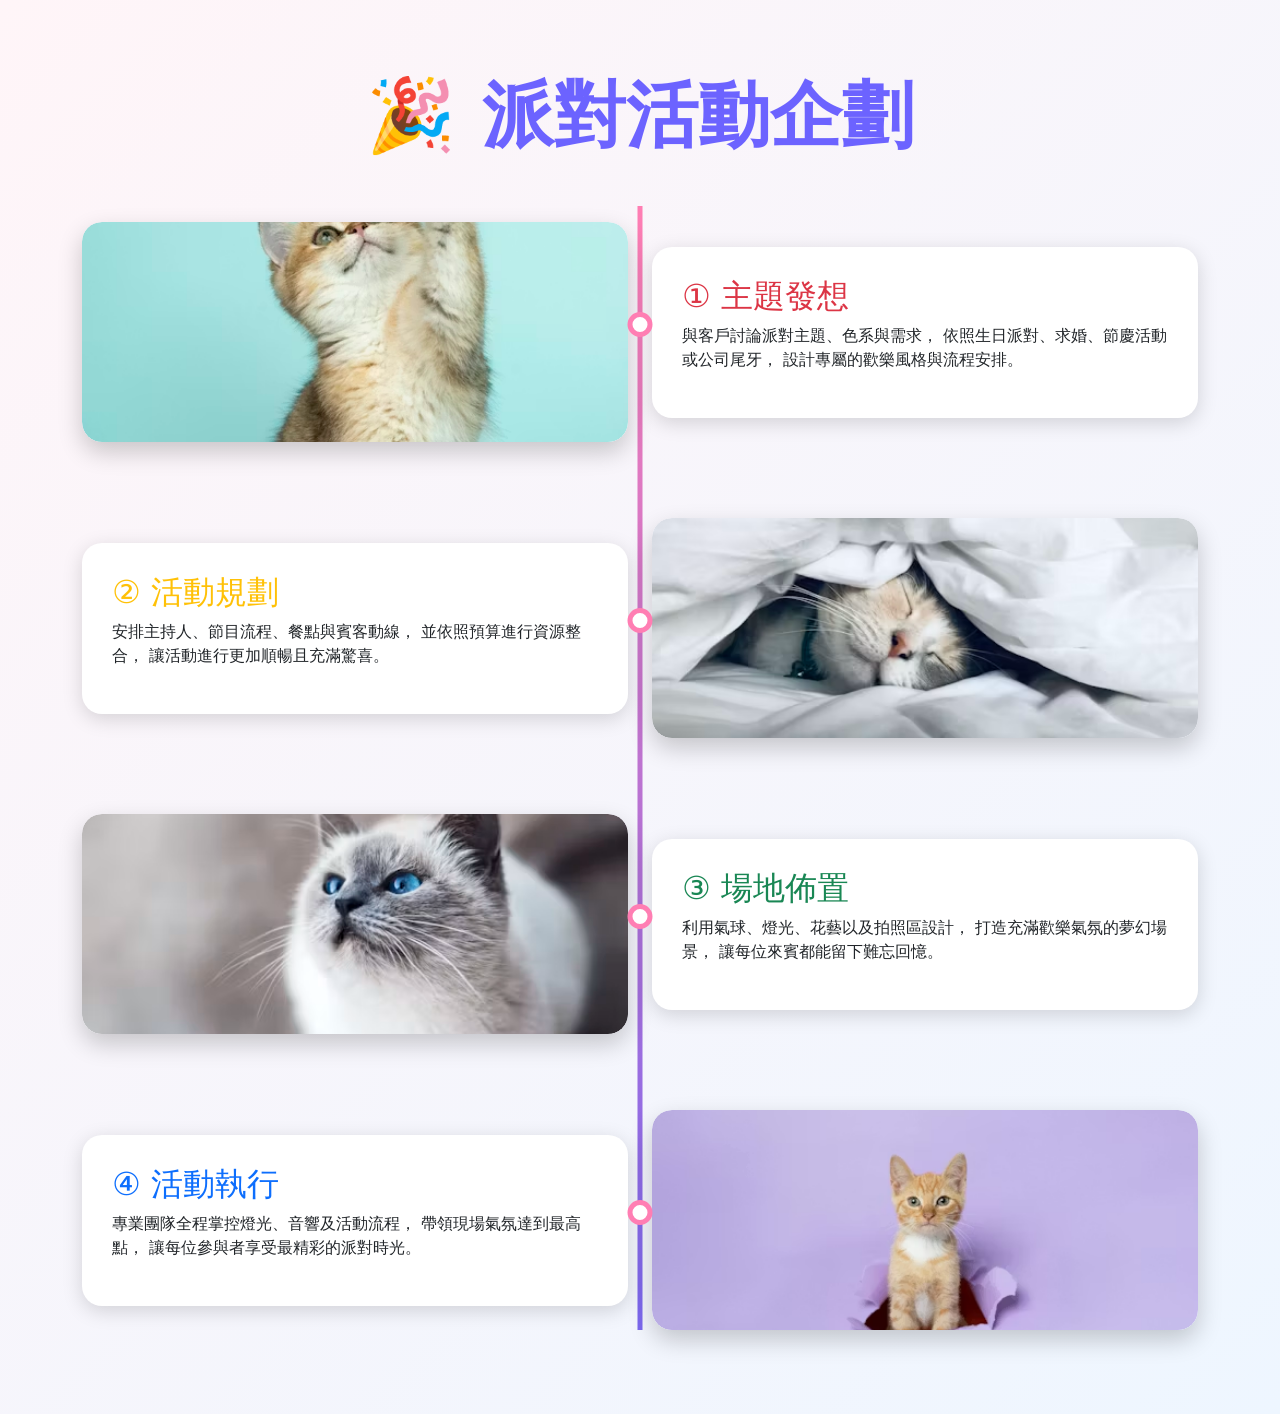
<file: 20260623-ch7 timeline ai.html>
<!DOCTYPE html>
<html lang="zh-TW">

<head>
    <meta charset="UTF-8">
    <meta name="viewport" content="width=device-width, initial-scale=1.0">
    <title>派對活動企劃時間軸</title>

    <link rel="stylesheet" href="css/bootstrap.min.css">
    <link rel="stylesheet" href="css/my.css">

    <style>
        body {
            background: linear-gradient(135deg, #fff5f8, #eef6ff);
        }

        .display-2 {
            font-weight: 900;
            color: #6c63ff !important;
        }

        .imgbox {
            height: 220px;
            background-position: center;
            background-size: cover;
            border-radius: 20px;
        }

        .textbox {
            background: #fff;
            padding: 30px;
            border-radius: 20px;
            box-shadow: 0 5px 20px rgba(0, 0, 0, .15);
        }

        .timeline-section {
            position: relative;
        }

        .timeline-section::before {
            position: absolute;
            content: "";
            top: 0;
            bottom: 0;
            width: 5px;
            background: linear-gradient(#ff7eb3, #7b68ee);
            left: 50%;
            transform: translateX(-50%);
        }

        .timeline-section-pointer {
            position: relative;
            margin-bottom: 60px;
        }

        .timeline-section-pointer::before {
            position: absolute;
            content: "";
            width: 25px;
            height: 25px;
            background-color: #fff;
            border: 5px solid #ff7eb3;
            border-radius: 50%;
            left: 50%;
            transform: translateX(-50%);
            z-index: 10;
        }

        /* 四種卷簾共同設定 */

        .roller-t,
        .roller-b,
        .roller-l,
        .roller-r {
            position: relative;
            overflow: hidden;
            height: 220px;
            border-radius: 20px;
            box-shadow: 0 10px 25px rgba(0, 0, 0, .2);
        }

        .roller_box {
            position: absolute;
            width: 100%;
            height: 100%;
            background: rgba(255, 255, 255, .4);

            backdrop-filter: blur(5px);
            -webkit-backdrop-filter: blur(5px);

            display: flex;
            justify-content: center;
            align-items: center;

            z-index: 5;
        }

        /* 上往下 */
        .roller-t .roller_box {
            top: -100%;
            transition: top 1.2s;
        }

        .roller-t:hover .roller_box {
            top: 0;
        }

        /* 下往上 */
        .roller-b .roller_box {
            bottom: -100%;
            transition: bottom 1.2s;
        }

        .roller-b:hover .roller_box {
            bottom: 0;
        }

        /* 左往右 */
        .roller-l .roller_box {
            left: -100%;
            transition: left 1.2s;
        }

        .roller-l:hover .roller_box {
            left: 0;
        }

        /* 右往左 */
        .roller-r .roller_box {
            right: -100%;
            transition: right 1.2s;
        }

        .roller-r:hover .roller_box {
            right: 0;
        }

        .roller_box .btn {
            background: linear-gradient(45deg, #ff6ec4, #7873f5);
            border: none;
            border-radius: 50px;
            padding: 12px 30px;
            font-weight: bold;
        }

        .roller_box .btn:hover {
            transform: scale(1.1);
            transition: .5s;
        }

        @media screen and (max-width:768px) {

            .timeline-section::before,
            .timeline-section-pointer::before {
                display: none;
            }
        }
    </style>
</head>

<body>

    <div class="container py-4">

        <div class="display-2 text-center my-5">
            🎉 派對活動企劃
        </div>

        <div class="timeline-section">

            <!-- 第一區 -->
            <div class="row align-items-center timeline-section-pointer">

                <div class="col-md-6 mt-3">

                    <div class="roller-t">

                        <div class="roller_box">
                            <button class="btn btn-primary">
                                查看活動
                            </button>
                        </div>

                        <div class="imgbox" style="background-image:url(images/cat01.avif)">
                        </div>

                    </div>

                </div>

                <div class="col-md-6 mt-3">

                    <div class="textbox">

                        <div class="h2 text-danger">
                            ① 主題發想
                        </div>

                        <p>
                            與客戶討論派對主題、色系與需求，
                            依照生日派對、求婚、節慶活動或公司尾牙，
                            設計專屬的歡樂風格與流程安排。
                        </p>

                    </div>

                </div>

            </div>
            <!-- 第二區 -->
            <div class="row align-items-center flex-xl-row-reverse timeline-section-pointer">

                <div class="col-md-6 mt-3">

                    <div class="roller-b">

                        <div class="roller_box">
                            <button class="btn btn-primary">
                                查看活動
                            </button>
                        </div>

                        <div class="imgbox" style="background-image:url(images/cat02.avif)">
                        </div>

                    </div>

                </div>

                <div class="col-md-6 mt-3">

                    <div class="textbox">

                        <div class="h2 text-warning">
                            ② 活動規劃
                        </div>

                        <p>
                            安排主持人、節目流程、餐點與賓客動線，
                            並依照預算進行資源整合，
                            讓活動進行更加順暢且充滿驚喜。
                        </p>

                    </div>

                </div>

            </div>


            <!-- 第三區 -->
            <div class="row align-items-center timeline-section-pointer">

                <div class="col-md-6 mt-3">

                    <div class="roller-l">

                        <div class="roller_box">
                            <button class="btn btn-primary">
                                查看活動
                            </button>
                        </div>

                        <div class="imgbox" style="background-image:url(images/cat03.avif)">
                        </div>

                    </div>

                </div>

                <div class="col-md-6 mt-3">

                    <div class="textbox">

                        <div class="h2 text-success">
                            ③ 場地佈置
                        </div>

                        <p>
                            利用氣球、燈光、花藝以及拍照區設計，
                            打造充滿歡樂氣氛的夢幻場景，
                            讓每位來賓都能留下難忘回憶。
                        </p>

                    </div>

                </div>

            </div>


            <!-- 第四區 -->
            <div class="row align-items-center flex-xl-row-reverse timeline-section-pointer">

                <div class="col-md-6 mt-3">

                    <div class="roller-r">

                        <div class="roller_box">
                            <button class="btn btn-primary">
                                查看活動
                            </button>
                        </div>

                        <div class="imgbox" style="background-image:url(images/cat04.avif)">
                        </div>

                    </div>

                </div>

                <div class="col-md-6 mt-3">

                    <div class="textbox">

                        <div class="h2 text-primary">
                            ④ 活動執行
                        </div>

                        <p>
                            專業團隊全程掌控燈光、音響及活動流程，
                            帶領現場氣氛達到最高點，
                            讓每位參與者享受最精彩的派對時光。
                        </p>

                    </div>

                </div>

            </div>

        </div>

    </div>

    <script src="js/bootstrap.bundle.min.js"></script>

</body>

</html>
</file>
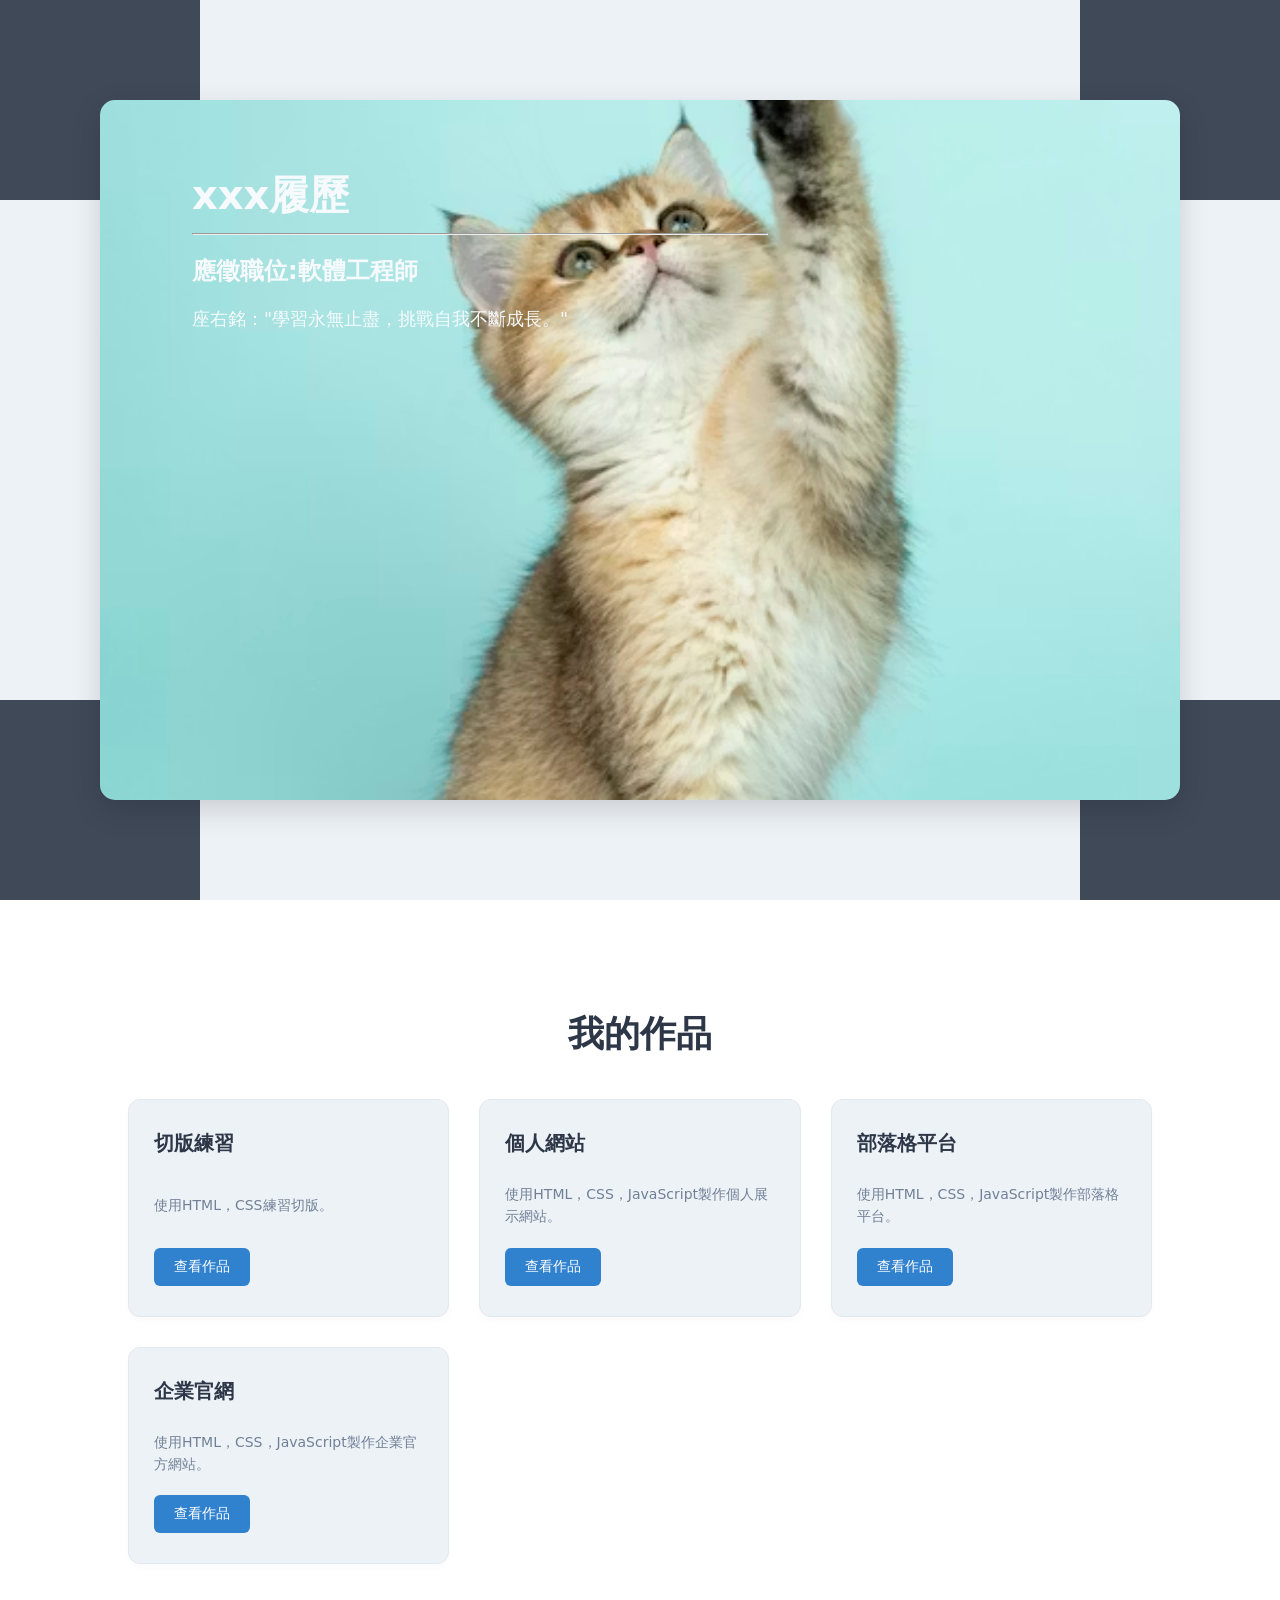
<file: index.html.html>
<!DOCTYPE html>
<html lang="ZH-TW">

<head>
    <meta charset="UTF-8">
    <meta name="viewport" content="width=device-width, initial-scale=1.0">
    <title>個人首頁</title>
    <link rel="stylesheet" href="css/all.min.css">
    <style>
        :root {
            /* 首頁橫幅 (Hero Banner) */
            --banner-bg: #1a202c;
            --banner-text: #f7fafc;

            /* 個人簡介 & 學經歷 (About & Experience) */
            --page-bg: #edf2f7; /* 微調：讓底色比卡片略暗，才有層次感 */
            --text-main: #2d3748;
            --text-muted: #718096;
            --timeline-line: #e2e8f0;

            /* 技能 (Skills) */
            --skill-tag-bg: #edf2f7;
            --skill-tag-text: #2d3748;

            /* 作品集 (Portfolio) */
            --card-bg: #ffffff;
            --card-border: #e2e8f0;
            --project-status-online: #48bb78;
            --project-status-dev: #ecc94b;

            /* 聯絡我 & CTA 按鈕 (Contact & Buttons) */
            --cta-bg: #3182ce;
            --cta-text: #ffffff;
            --cta-hover: #2b6cb0;

            /* 裝飾與次要標題 (Accents) */
            --section-title: #4a5568;
            --link-color: #3182ce;
            --link-hover: #2b6cb0;
        }

        body {
            background-color: var(--cta-text);
            margin: 0;
            font-family: system-ui, -apple-system, sans-serif;
        }

        /* s01 橫幅響應式處理：桌機用滿版，手機用彈性排列 */
        .s01 {
            background-color: var(--page-bg);
            min-height: 100vh;
            position: relative;
            display: flex;
            align-items: center;
            justify-content: center;
            box-sizing: border-box;
            padding: 40px 20px;
            overflow: hidden;
        }

        /* 整合並修正四個角落的方塊，加入 z-index 確保不被蓋住 */
        .s01 .box01, .s01 .box02, .s01 .box03, .s01 .box04 {
            width: 200px;
            height: 200px;
            background-color: var(--skill-tag-text);
            position: absolute;
            z-index: 1;
            opacity: 0.9;
        }

        .s01 .box01 { top: 0; left: 0; }
        .s01 .box02 { top: 0; right: 0; }
        .s01 .box03 { bottom: 0; left: 0; }
        .s01 .box04 { bottom: 0; right: 0; }

        /* 中間的主體圖片區塊 */
        .s01 .userImg {
            position: absolute;
            top: 100px;
            left: 100px;
            bottom: 100px;
            right: 100px;
            background-color: var(--section-title);
            background-image: url(images/cat01.avif);
            background-position: center center;
            background-size: cover;
            border-radius: 15px;
            box-shadow: 0 10px 30px rgba(0, 0, 0, 0.15);
            z-index: 2;
        }

        /* 橫幅中的文字內容 */
        .userText {
            position: absolute;
            top: 15%;
            left: 15%;
            right: 40%;
            z-index: 3;
            color: var(--banner-text);
        }

        .userText h1 { font-size: 2.5rem; margin-bottom: 10px; }
        .userText h2 { font-size: 1.5rem; margin-bottom: 15px; }
        .userText p { font-size: 1.1rem; line-height: 1.6; }

        /* s02作品區 */
        .s02 {
            padding: 80px 10%;
            background-color: var(--card-bg);
            text-align: center;
        }

        .s02 h2 {
            font-size: 36px;
            color: var(--text-main);
            margin-bottom: 40px;
        }

        /* 使用 Grid 網格系統做高彈性響應式排版 */
        .s02 .container {
            display: grid;
            grid-template-columns: repeat(auto-fit, minmax(240px, 1fr));
            gap: 30px;
            max-width: 1200px;
            margin: 0 auto;
        }

        .s02 .card {
            background-color: var(--page-bg);
            padding: 30px 25px;
            text-align: left;
            border-radius: 12px;
            border: 1px solid var(--card-border);
            box-shadow: 0 4px 6px rgba(0,0,0,0.02);
            transition: transform 0.3s ease, box-shadow 0.3s ease;
            display: flex;
            flex-direction: column;
            justify-content: space-between;
        }

        .s02 .card:hover {
            transform: translateY(-5px);
            box-shadow: 0 12px 20px rgba(0,0,0,0.08);
        }

        .s02 .card h3 {
            color: var(--text-main);
            margin-top: 0;
            font-size: 20px;
            margin-bottom: 12px;
        }

        .s02 .card p {
            line-height: 1.6;
            color: var(--text-muted);
            font-size: 14px;
            margin-bottom: 20px;
        }

        .s02 .card a {
            display: inline-block;
            align-self: flex-start;
            padding: 10px 20px;
            background-color: var(--cta-bg); 
            color: var(--cta-text); 
            text-decoration: none; 
            font-size: 14px;
            font-weight: 500;
            border-radius: 6px;
            transition: background-color 0.2s ease;
        }

        .s02 .card a:hover {
            background-color: var(--cta-hover);
        }

        /* --- 響應式斷點 (Media Queries) --- */
        
        /* 當螢幕尺寸小於平板或手機時 (992px以下) */
        @media (max-width: 992px) {
            .s01 {
                height: auto; /* 解除 100vh 限制，改由內容撐開 */
                padding: 80px 24px;
            }
            /* 關閉四個角落裝飾方塊，避免手機畫面太亂 */
            .s01 .box01, .s01 .box02, .s01 .box03, .s01 .box04 {
                display: none;
            }
            /* 讓中間大圖不再用 absolute，改為一般的流動區塊 */
            .s01 .userImg {
                position: relative;
                top: auto; left: auto; right: auto; bottom: auto;
                width: 100%;
                max-width: 500px;
                height: 350px;
                margin-bottom: 30px;
            }
            /* 讓文字在手機上正常排序，並改用深色字體以利在淺灰底上閱讀 */
            .userText {
                position: relative;
                top: auto; left: auto; right: auto;
                width: 100%;
                max-width: 500px;
                color: var(--text-main);
                text-align: center;
            }
            /* 將這段改為彈性垂直排列 */
            .s01 {
                flex-direction: column;
            }
        }

        @media (max-width: 480px) {
            .s02 {
                padding: 60px 5%;
            }
            .s01 .userImg {
                height: 250px;
            }
            .userText h1 { font-size: 2rem; }
            .userText h2 { font-size: 1.2rem; }
        }
    </style>
</head>

<body>
    <section class="s01">
        <div class="box01"> </div>
        <div class="box02"> </div>
        <div class="box03"> </div>
        <div class="box04"> </div>
        <div class="userImg"> </div>
        <div class="userText">
            <h1>xxx履歷</h1>
            <hr>
            <h2>應徵職位:軟體工程師</h2>
            <p>座右銘："學習永無止盡，挑戰自我不斷成長。"</p>
        </div>
    </section>

    <section class="s02">
        <h2>我的作品</h2>
        
        <div class="container">
            <div class="card">
                <h3>切版練習</h3>
                <p>使用HTML，CSS練習切版。</p>
                <a href="20260605-ch5ai.html" target="_blank">查看作品</a>
            </div>
            <div class="card">
                <h3>個人網站</h3>
                <p>使用HTML，CSS，JavaScript製作個人展示網站。</p>
                <a href="20260605ai.html">查看作品</a>
            </div>
            <div class="card">
                <h3>部落格平台</h3>
                <p>使用HTML，CSS，JavaScript製作部落格平台。</p>
                <a href="#">查看作品</a>
            </div>
            <div class="card">
                <h3>企業官網</h3>
                <p>使用HTML，CSS，JavaScript製作企業官方網站。</p>
                <a href="#">查看作品</a>
            </div>
        </div>
    </section>
</body>

</html>
</file>
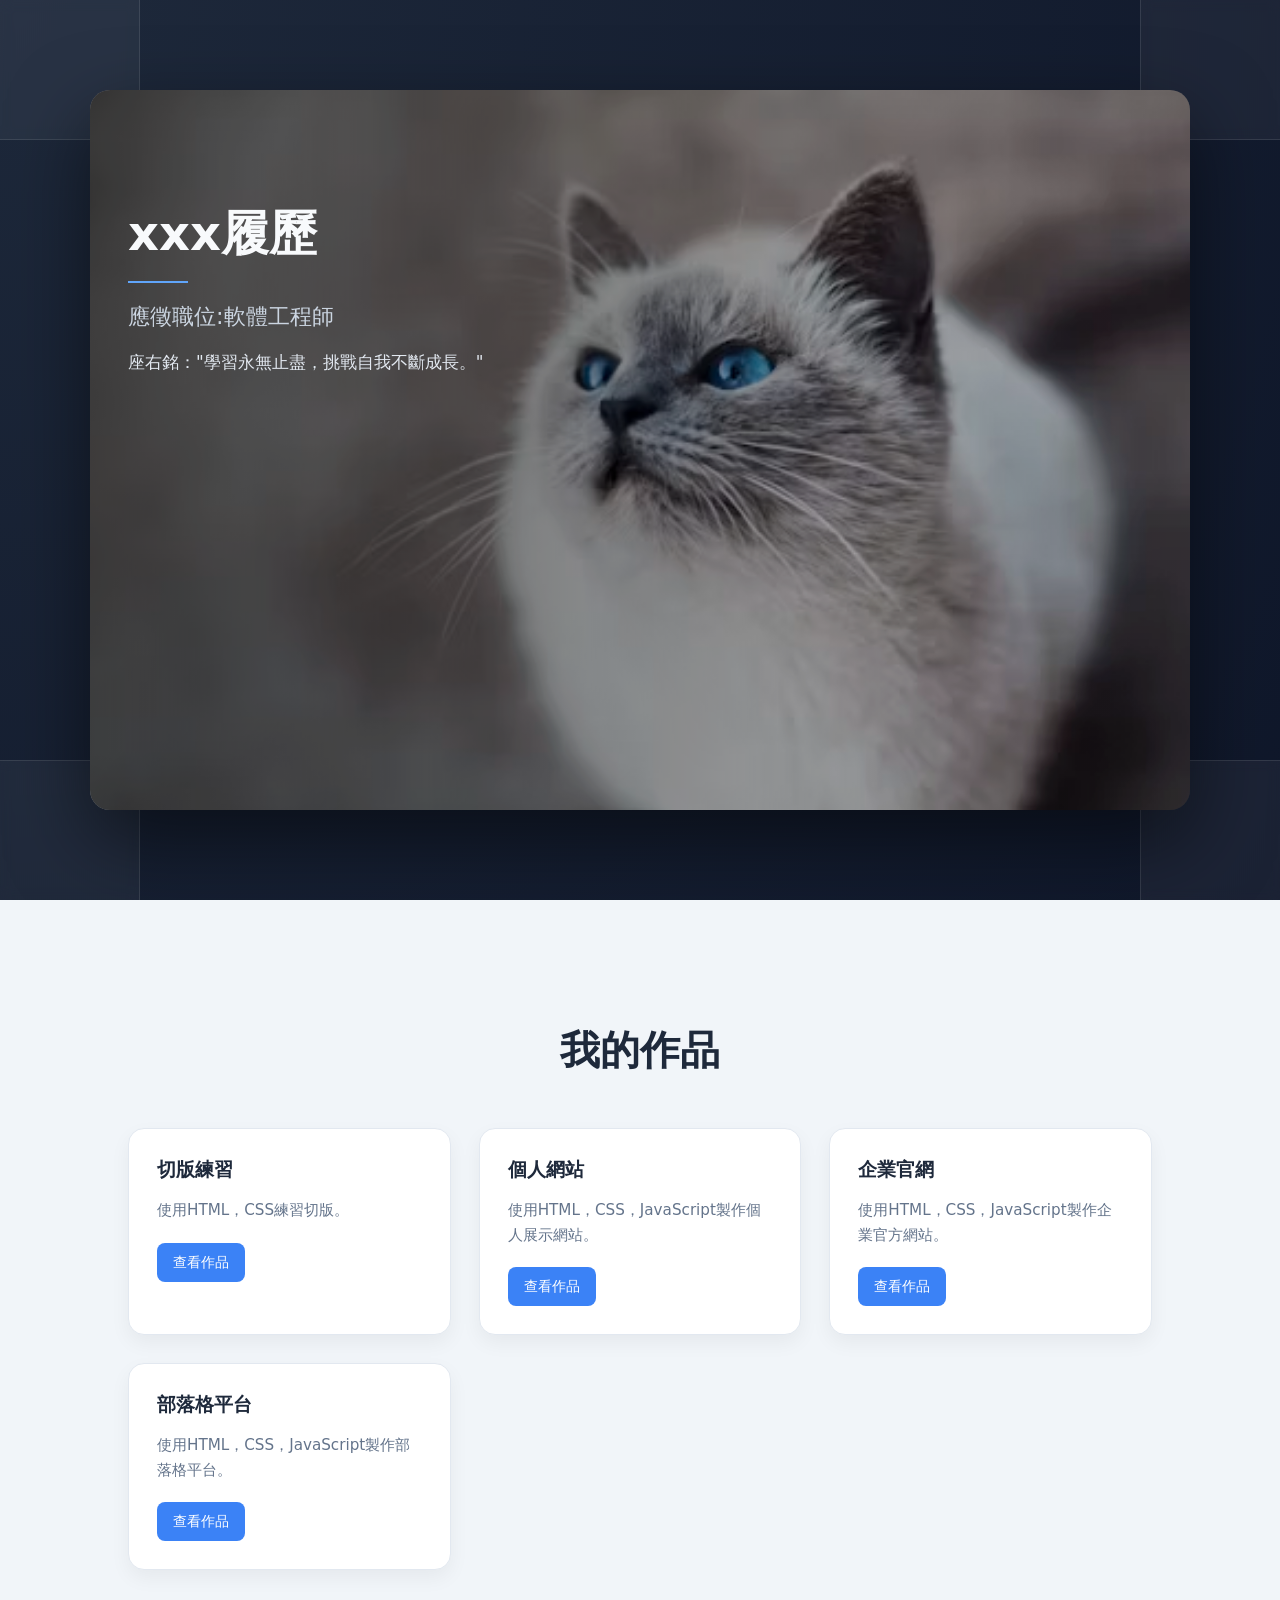
<file: userpageai.html>
<!DOCTYPE html>
<html lang="ZH-TW">

<head>
    <meta charset="UTF-8">
    <meta name="viewport" content="width=device-width, initial-scale=1.0">
    <title>個人首頁</title>
    <link rel="stylesheet" href="css/all.min.css">

    <style>
        :root {
            --banner-bg: #0f172a;
            --banner-text: #f8fafc;

            --page-bg: #f1f5f9;
            --text-main: #1e293b;
            --text-muted: #64748b;

            --card-bg: #ffffff;
            --card-border: #e2e8f0;

            --cta-bg: #3b82f6;
            --cta-text: #ffffff;
            --cta-hover: #2563eb;

            --accent: #60a5fa;
        }

        * {
            box-sizing: border-box;
        }

        body {
            margin: 0;
            font-family: system-ui, -apple-system, "Noto Sans TC", sans-serif;
            background: var(--page-bg);
            color: var(--text-main);
        }

        /* ===== HERO ===== */
        .s01 {
            min-height: 100vh;
            display: flex;
            align-items: center;
            justify-content: center;
            position: relative;
            padding: 60px 20px;
            overflow: hidden;

            background: radial-gradient(circle at top left, #1e293b, #0f172a);
        }

        /* 柔化裝飾方塊 */
        .s01 .box01,
        .s01 .box02,
        .s01 .box03,
        .s01 .box04 {
            width: 180px;
            height: 180px;
            position: absolute;
            background: rgba(255, 255, 255, 0.05);
            backdrop-filter: blur(6px);
            border: 1px solid rgba(255, 255, 255, 0.1);
            border-radius: 24px;
        }

        .s01 .box01 {
            top: -40px;
            left: -40px;
        }

        .s01 .box02 {
            top: -40px;
            right: -40px;
        }

        .s01 .box03 {
            bottom: -40px;
            left: -40px;
        }

        .s01 .box04 {
            bottom: -40px;
            right: -40px;
        }

        /* 圖片主體 */
        .s01 .userImg {
            position: absolute;
            top: 90px;
            left: 90px;
            right: 90px;
            bottom: 90px;

            background-image: url(images/cat03.avif);
            background-size: cover;
            background-position: center;

            border-radius: 20px;
            box-shadow: 0 30px 80px rgba(0, 0, 0, 0.5);
            filter: brightness(0.9);

            z-index: 2;
        }

        /* 遮罩讓文字更清楚 */
        .s01 .userImg::after {
            content: "";
            position: absolute;
            inset: 0;
            background: linear-gradient(90deg, rgba(0, 0, 0, 0.65), rgba(0, 0, 0, 0.1));
            border-radius: 20px;
        }

        /* 文字區 */
        .userText {
            position: absolute;
            top: 18%;
            left: 10%;
            max-width: 520px;
            z-index: 3;
            color: var(--banner-text);
        }

        .userText h1 {
            font-size: 3rem;
            margin-bottom: 10px;
        }

        .userText h2 {
            font-size: 1.4rem;
            font-weight: 500;
            margin-bottom: 10px;
            color: #cbd5e1;
        }

        .userText p {
            font-size: 1.05rem;
            color: #e2e8f0;
            line-height: 1.6;
        }

        hr {
            border: none;
            height: 2px;
            width: 60px;
            background: var(--accent);
            margin: 15px 0;
        }

        /* ===== WORKS ===== */
        .s02 {
            padding: 90px 10%;
            text-align: center;
        }

        .s02 h2 {
            font-size: 2.5rem;
            margin-bottom: 50px;
            color: var(--text-main);
        }

        .s02 .container {
            display: grid;
            grid-template-columns: repeat(auto-fit, minmax(240px, 1fr));
            gap: 28px;
            max-width: 1200px;
            margin: 0 auto;
        }

        .s02 .card {
            background: var(--card-bg);
            border: 1px solid var(--card-border);
            border-radius: 16px;
            padding: 28px;
            text-align: left;

            box-shadow: 0 8px 20px rgba(0, 0, 0, 0.05);
            transition: 0.3s ease;
        }

        .s02 .card:hover {
            transform: translateY(-8px);
            box-shadow: 0 18px 40px rgba(0, 0, 0, 0.12);
        }

        .s02 .card h3 {
            margin-top: 0;
            font-size: 1.2rem;
            margin-bottom: 10px;
        }

        .s02 .card p {
            color: var(--text-muted);
            font-size: 0.95rem;
            line-height: 1.6;
            margin-bottom: 20px;
        }

        .s02 .card a {
            display: inline-block;
            padding: 10px 16px;
            border-radius: 8px;
            background: var(--cta-bg);
            color: white;
            text-decoration: none;
            font-size: 0.9rem;
            transition: 0.2s;
        }

        .s02 .card a:hover {
            background: var(--cta-hover);
        }

        /* ===== RWD ===== */
        @media (max-width: 992px) {
            .s01 {
                flex-direction: column;
                text-align: center;
            }

            .s01 .userImg {
                position: relative;
                inset: auto;
                width: 100%;
                height: 320px;
                margin-bottom: 30px;
            }

            .userText {
                position: relative;
                left: auto;
                top: auto;
                text-align: center;
                color: white;
            }

            .s01 .box01,
            .s01 .box02,
            .s01 .box03,
            .s01 .box04 {
                display: none;
            }
        }

        @media (max-width: 480px) {
            .userText h1 {
                font-size: 2.2rem;
            }

            .s02 {
                padding: 60px 5%;
            }
        }

        /* ===== 滾動動畫（Fade In）===== */
        .reveal {
            opacity: 0;
            transform: translateY(40px);
            transition: all 0.8s ease;
        }

        .reveal.active {
            opacity: 1;
            transform: translateY(0);
        }

        /* 讓 hero 文字也有動畫 */
        .userText {
            animation: heroFade 1s ease forwards;
            opacity: 0;
        }

        @keyframes heroFade {
            from {
                opacity: 0;
                transform: translateY(30px);
            }

            to {
                opacity: 1;
                transform: translateY(0);
            }
        }

        /* 卡片延遲效果（更有層次） */
        .s02 .card:nth-child(1) {
            transition-delay: 0.1s;
        }

        .s02 .card:nth-child(2) {
            transition-delay: 0.2s;
        }

        .s02 .card:nth-child(3) {
            transition-delay: 0.3s;
        }

        .s02 .card:nth-child(4) {
            transition-delay: 0.4s;
        }
    </style>
</head>

<body>

    <section class="s01">
        <div class="box01"></div>
        <div class="box02"></div>
        <div class="box03"></div>
        <div class="box04"></div>

        <div class="userImg"></div>

        <div class="userText">
            <h1>xxx履歷</h1>
            <hr>
            <h2>應徵職位:軟體工程師</h2>
            <p>座右銘："學習永無止盡，挑戰自我不斷成長。"</p>
        </div>
    </section>

    <section class="s02">
        <h2>我的作品</h2>

        <div class="container">
            <div class="card">
                <h3>切版練習</h3>
                <p>使用HTML，CSS練習切版。</p>
                <a href="20260605-ch5ai.html">查看作品</a>
            </div>

            <div class="card">
                <h3>個人網站</h3>
                <p>使用HTML，CSS，JavaScript製作個人展示網站。</p>
                <a href="20260605ai.html">查看作品</a>
            </div>

            <div class="card">
                <h3>企業官網</h3>
                <p>使用HTML，CSS，JavaScript製作企業官方網站。</p>
                <a href="20260625-ch11-JS.ai.html">查看作品</a>
            </div>

            <div class="card">
                <h3>部落格平台</h3>
                <p>使用HTML，CSS，JavaScript製作部落格平台。</p>
                <a href="/20260623-ch7 timeline ai.html">查看作品</a>
            </div>
        </div>
    </section>
    <script>
        const items = document.querySelectorAll('.card');

        const observer = new IntersectionObserver((entries) => {
            entries.forEach(entry => {
                if (entry.isIntersecting) {
                    entry.target.classList.add('active');
                }
            });
        }, {
            threshold: 0.15
        });

        // 套用在卡片 + 你想要動畫的區塊
        items.forEach(item => {
            item.classList.add('reveal');
            observer.observe(item);
        });
    </script>
</body>

</html>
</file>
<file: css/my.css>
@import url('https://fonts.googleapis.com/css2?family=Noto+Sans+HK:wght@100..900&display=swap');

 :root {
     /* --- 品牌核心 M Power 三色 --- */
     --m-blue: #0066b2;
     /* M 經典深藍（象徵 BMW 與賽車血統） */
     --m-violet: #1d2147;
     /* M 經典紫羅蘭/暗藍（象徵兩者融合） */
     --m-red: #e31837;
     /* M 經典熱血紅（象徵速度與激情） */

     /* --- 主色與輔色 (應用於按鈕、標籤、亮點) --- */
     --brand-primary: var(--m-blue);
     /* 主色：M 經典藍 */
     --brand-secondary: var(--m-red);
     /* 輔色：M 熱血紅（適合用來當作 Hover 或 Accent） */

     /* --- 背景顏色 (以高質感碳纖維黑、賽道灰為主調) --- */
     --bg-main: #11141a;
     /* 背景主色：極致深灰黑（帶有科技感，突顯車體與 M 三色） */
     --bg-secondary: #1e222b;
     /* 背景輔色：碳纖維深灰（用於卡片、區塊分隔） */
     --bg-light: #f5f7fa;
     /* 背景亮色：Alpine White 競技白（若你需要亮色切換時可用） */

     /* --- 文字顏色 --- */
     --text-primary: #ffffff;
     /* 文字主色：純白（在深色背景下擁有最高可讀性） */
     --text-secondary: #9095a0;
     /* 文字輔色：鈦灰色（用於副標題、說明文字、時間標籤） */
     --text-muted: #525866;
     /* 文字弱化色：暗灰色（用於頁腳、版權宣告或停用狀態） */

     /* --- 邊框與裝飾 --- */
     --border-color: #2c313d;
     /* 邊框顏色：低調深灰線條 */
     --dark: #11141a;
     --background-secondary: #bcc7e0;
 }

 /* --- 字體大小 --- */
 .fw-100 {
     font-weight: 100;
 }

 .fw-200 {
     font-weight: 200;
 }

 .fw-300 {
     font-weight: 300;
 }

 .fw-400 {
     font-weight: 400;
 }

 .fw-500 {
     font-weight: 500;
 }

 .fw-600 {
     font-weight: 600;
 }

 .fw-700 {
     font-weight: 700;
 }

 .fw-800 {
     font-weight: 800;
 }

 .fw-900 {
     font-weight: 900;
 }

 /* 字體顏色 */
 .btn-text-primary {
     color: var(--text-primary);
 }

 .btn-text-secondary {
     color: var(--text-secondary);
 }

 /* 卷軸特效roller */

 /* .roller-t .roller-b .roller-l .roller-r */
 /* 由上往下 .roller-t */
 .roller-t {
     position: relative;
     overflow: hidden;
 }

 .roller-t .roller_box {
     position: absolute;
     width: 100%;
     height: 100%;

     /* 幾乎透明 */
     background: rgba(255, 255, 255, 0.5);

     /* 輕微柔焦 */
     backdrop-filter: blur(3px);
     -webkit-backdrop-filter: blur(3px);

     border: 1px solid rgba(255, 255, 255, 0.5);

     top: -100%;

     display: flex;
     align-items: center;
     justify-content: center;

     transition: top 1.5s;
 }

 .roller-t:hover .roller_box {
     top: 0;
 }

 /* 由下往上 .roller-b */
 .roller-b {
     position: relative;
     overflow: hidden;
 }

 .roller-b .roller_box {
     position: absolute;
     width: 100%;
     height: 100%;

     /* 幾乎透明 */
     background: rgba(255, 255, 255, 0.5);

     /* 輕微柔焦 */
     backdrop-filter: blur(3px);
     -webkit-backdrop-filter: blur(3px);

     border: 1px solid rgba(255, 255, 255, 0.5);

     bottom: -100%;

     display: flex;
     align-items: center;
     justify-content: center;

     transition: bottom 1.5s;
 }

 .roller-b:hover .roller_box {
     bottom: 0;
 }

 /* 由左往右 .roller-l */
 .roller-l {
     position: relative;
     overflow: hidden;
 }

 .roller-l .roller_box {
     position: absolute;
     width: 100%;
     height: 100%;

     /* 幾乎透明 */
     background: rgba(255, 255, 255, 0.5);

     /* 輕微柔焦 */
     backdrop-filter: blur(3px);
     -webkit-backdrop-filter: blur(3px);

     border: 1px solid rgba(255, 255, 255, 0.5);

     left: -100%;

     display: flex;
     align-items: center;
     justify-content: center;

     transition: left 1.5s;
 }

 .roller-l:hover .roller_box {
     left: 0;
 }

 /* 由右往左 .roller-r */
 .roller-r {
     position: relative;
     overflow: hidden;
 }

 .roller-r .roller_box {
     position: absolute;
     width: 100%;
     height: 100%;

     /* 幾乎透明 */
     background: rgba(255, 255, 255, 0.5);

     /* 輕微柔焦 */
     backdrop-filter: blur(3px);
     -webkit-backdrop-filter: blur(3px);

     border: 1px solid rgba(255, 255, 255, 0.5);

     right: -100%;

     display: flex;
     align-items: center;
     justify-content: center;

     transition: right 1.5s;
 }

 .roller-r:hover .roller_box {
     right: 0;
 }

 /*背景圖*/
 .bg-cover {
     background-size: cover;
     background-position: center center;
 }
</file>
